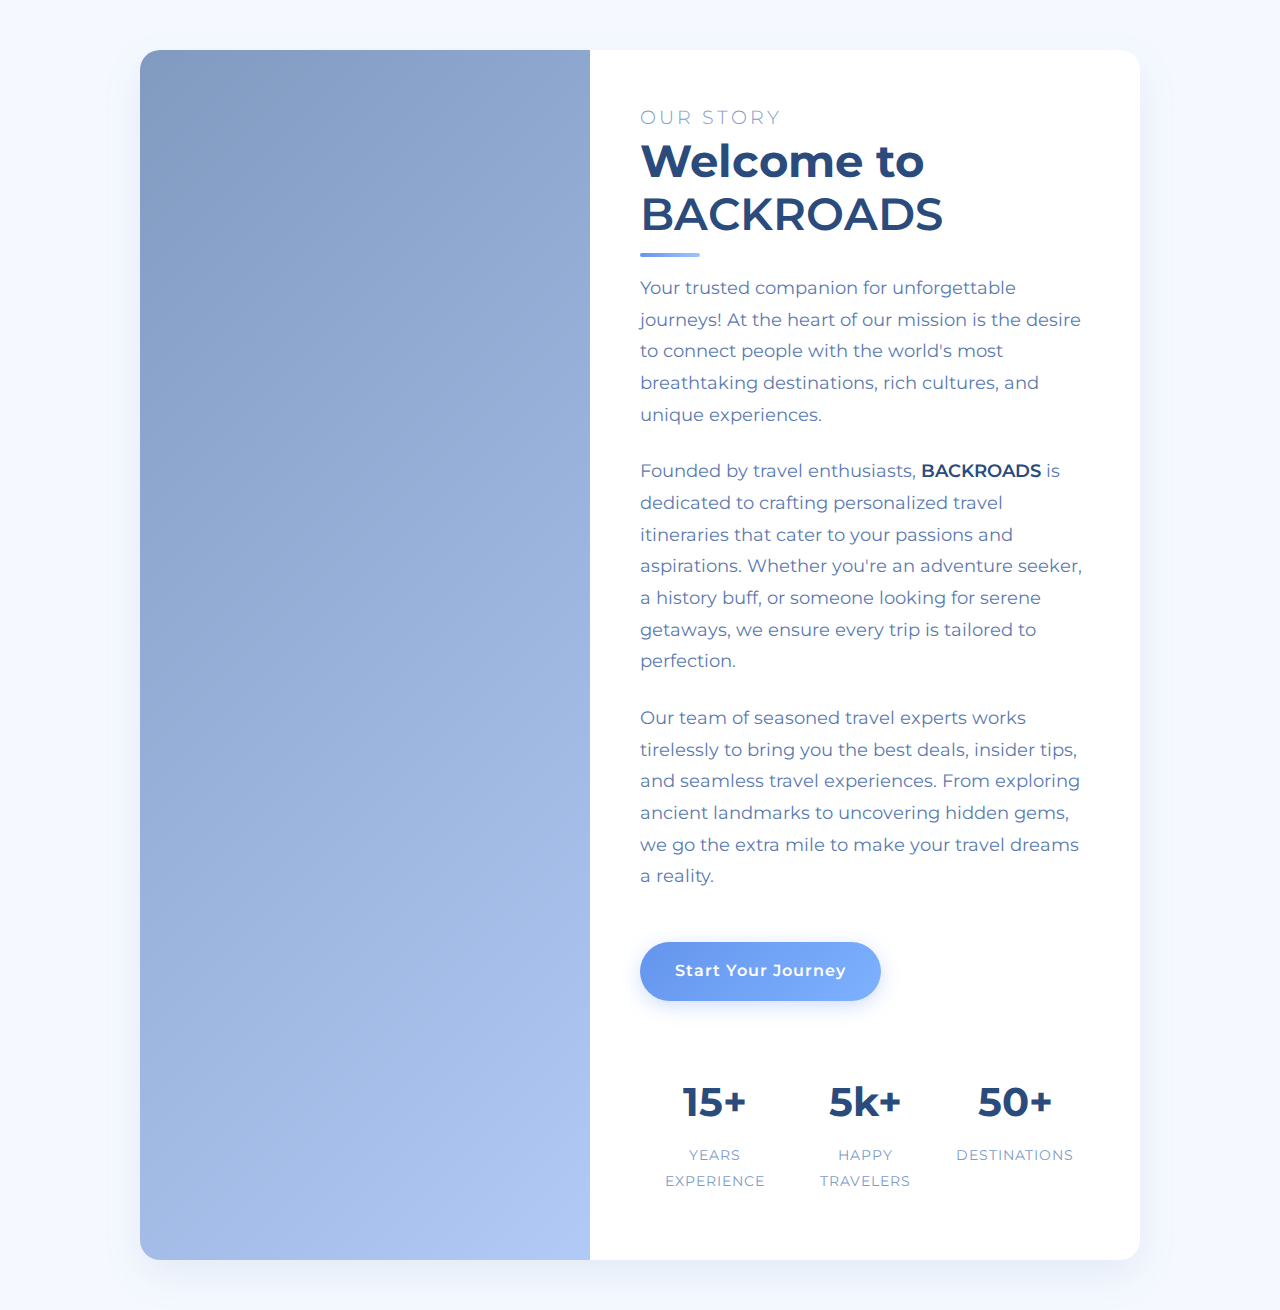
<file: about.html>
<!DOCTYPE html>
<html lang="en">
<head>
    <meta charset="UTF-8">
    <meta name="viewport" content="width=device-width, initial-scale=1.0">
    <title>About BACKROADS - Your Travel Companion</title>
    <link href="https://fonts.googleapis.com/css2?family=Montserrat:wght@300;400;600;700&display=swap" rel="stylesheet">
    <style>
        /* Global Styles */
        * {
            margin: 0;
            padding: 0;
            box-sizing: border-box;
            font-family: 'Montserrat', sans-serif;
        }
        
        body {
            background-color: #f5f9ff;
            color: #4a6fa5;
            line-height: 1.8;
        }
        
        /* Container Styles */
        .about-container {
            max-width: 1000px;
            margin: 50px auto;
            padding: 0;
            background-color: white;
            border-radius: 20px;
            box-shadow: 0 15px 40px rgba(74, 111, 165, 0.1);
            overflow: hidden;
            display: flex;
            flex-wrap: wrap;
        }
        
        /* Image Section */
        .about-image {
            flex: 1;
            min-width: 300px;
            background: url('https://images.unsplash.com/photo-1506929562872-bb421503ef21?ixlib=rb-1.2.1&auto=format&fit=crop&w=1350&q=80') center center/cover;
            position: relative;
        }
        
        .about-image::before {
            content: '';
            position: absolute;
            top: 0;
            left: 0;
            width: 100%;
            height: 100%;
            background: linear-gradient(135deg, rgba(74, 111, 165, 0.7), rgba(100, 149, 237, 0.5));
        }
        
        /* Content Section */
        .about-content-section {
            flex: 1;
            min-width: 300px;
            padding: 50px;
        }
        
        /* Heading Styles */
        .about-heading {
            margin-bottom: 30px;
            position: relative;
        }
        
        .about-heading h1 {
            font-size: 2.8rem;
            margin-bottom: 15px;
            font-weight: 700;
            color: #2a4b7c;
            line-height: 1.2;
        }
        
        .about-heading h2 {
            font-size: 1.2rem;
            font-weight: 300;
            color: #7d9bc8;
            text-transform: uppercase;
            letter-spacing: 3px;
        }
        
        .about-heading::after {
            content: '';
            position: absolute;
            width: 60px;
            height: 4px;
            background: linear-gradient(90deg, #6495ed, #a2c4fa);
            bottom: -15px;
            left: 0;
            border-radius: 2px;
        }
        
        /* Paragraph Styles */
        .about-content {
            font-size: 1.1rem;
            color: #5a7aaf;
            margin-bottom: 40px;
        }
        
        .about-content p {
            margin-bottom: 25px;
        }
        
        /* Highlight Styles */
        .highlight {
            color: #2a4b7c;
            font-weight: 600;
        }
        
        /* Call-to-Action Button */
        .cta-button {
            display: inline-block;
            background: linear-gradient(135deg, #6495ed, #7eb1ff);
            color: white;
            padding: 15px 35px;
            border-radius: 50px;
            text-decoration: none;
            font-weight: 600;
            margin-top: 10px;
            transition: all 0.3s ease;
            box-shadow: 0 5px 20px rgba(100, 149, 237, 0.3);
            border: none;
            cursor: pointer;
            font-size: 1rem;
            letter-spacing: 1px;
        }
        
        .cta-button:hover {
            transform: translateY(-3px);
            box-shadow: 0 8px 25px rgba(100, 149, 237, 0.4);
            background: linear-gradient(135deg, #5a8ae0, #6ca1ff);
        }
        
        /* Stats Section */
        .stats {
            display: flex;
            justify-content: space-between;
            margin-top: 50px;
            flex-wrap: wrap;
        }
        
        .stat-item {
            text-align: center;
            padding: 15px;
            flex: 1;
            min-width: 120px;
        }
        
        .stat-number {
            font-size: 2.5rem;
            font-weight: 700;
            color: #2a4b7c;
            margin-bottom: 5px;
        }
        
        .stat-label {
            font-size: 0.9rem;
            color: #7d9bc8;
            text-transform: uppercase;
            letter-spacing: 1px;
        }
        
        /* Responsive Design */
        @media (max-width: 768px) {
            .about-container {
                margin: 20px;
                flex-direction: column;
            }
            
            .about-heading h1 {
                font-size: 2.2rem;
            }
            
            .about-content {
                font-size: 1rem;
            }
            
            .about-content-section {
                padding: 30px;
            }
        }
    </style>
</head>
<body>
    <div class="about-container">
        <div class="about-image"></div>
        <div class="about-content-section">
            <div class="about-heading">
                <h2>Our Story</h2>
                <h1>Welcome to <span class="highlight">BACKROADS</span></h1>
            </div>
            <div class="about-content">
                <p>
                    Your trusted companion for unforgettable journeys! At the heart of our
                    mission is the desire to connect people with the world's most breathtaking destinations, rich cultures,
                    and unique experiences.
                </p>
                <p>
                    Founded by travel enthusiasts, <span class="highlight">BACKROADS</span> is dedicated to crafting
                    personalized travel itineraries that cater to your passions and aspirations. Whether you're an adventure
                    seeker, a history buff, or someone looking for serene getaways, we ensure every trip is tailored to
                    perfection.
                </p>
                <p>
                    Our team of seasoned travel experts works tirelessly to bring you the best deals, insider
                    tips, and seamless travel experiences. From exploring ancient landmarks to uncovering hidden gems,
                    we go the extra mile to make your travel dreams a reality.
                </p>
            </div>
            <a href="destination_showcase.html" class="cta-button">Start Your Journey</a>
            
            <div class="stats">
                <div class="stat-item">
                    <div class="stat-number">15+</div>
                    <div class="stat-label">Years Experience</div>
                </div>
                <div class="stat-item">
                    <div class="stat-number">5k+</div>
                    <div class="stat-label">Happy Travelers</div>
                </div>
                <div class="stat-item">
                    <div class="stat-number">50+</div>
                    <div class="stat-label">Destinations</div>
                </div>
            </div>
        </div>
    </div>
</body>
</html>
</file>
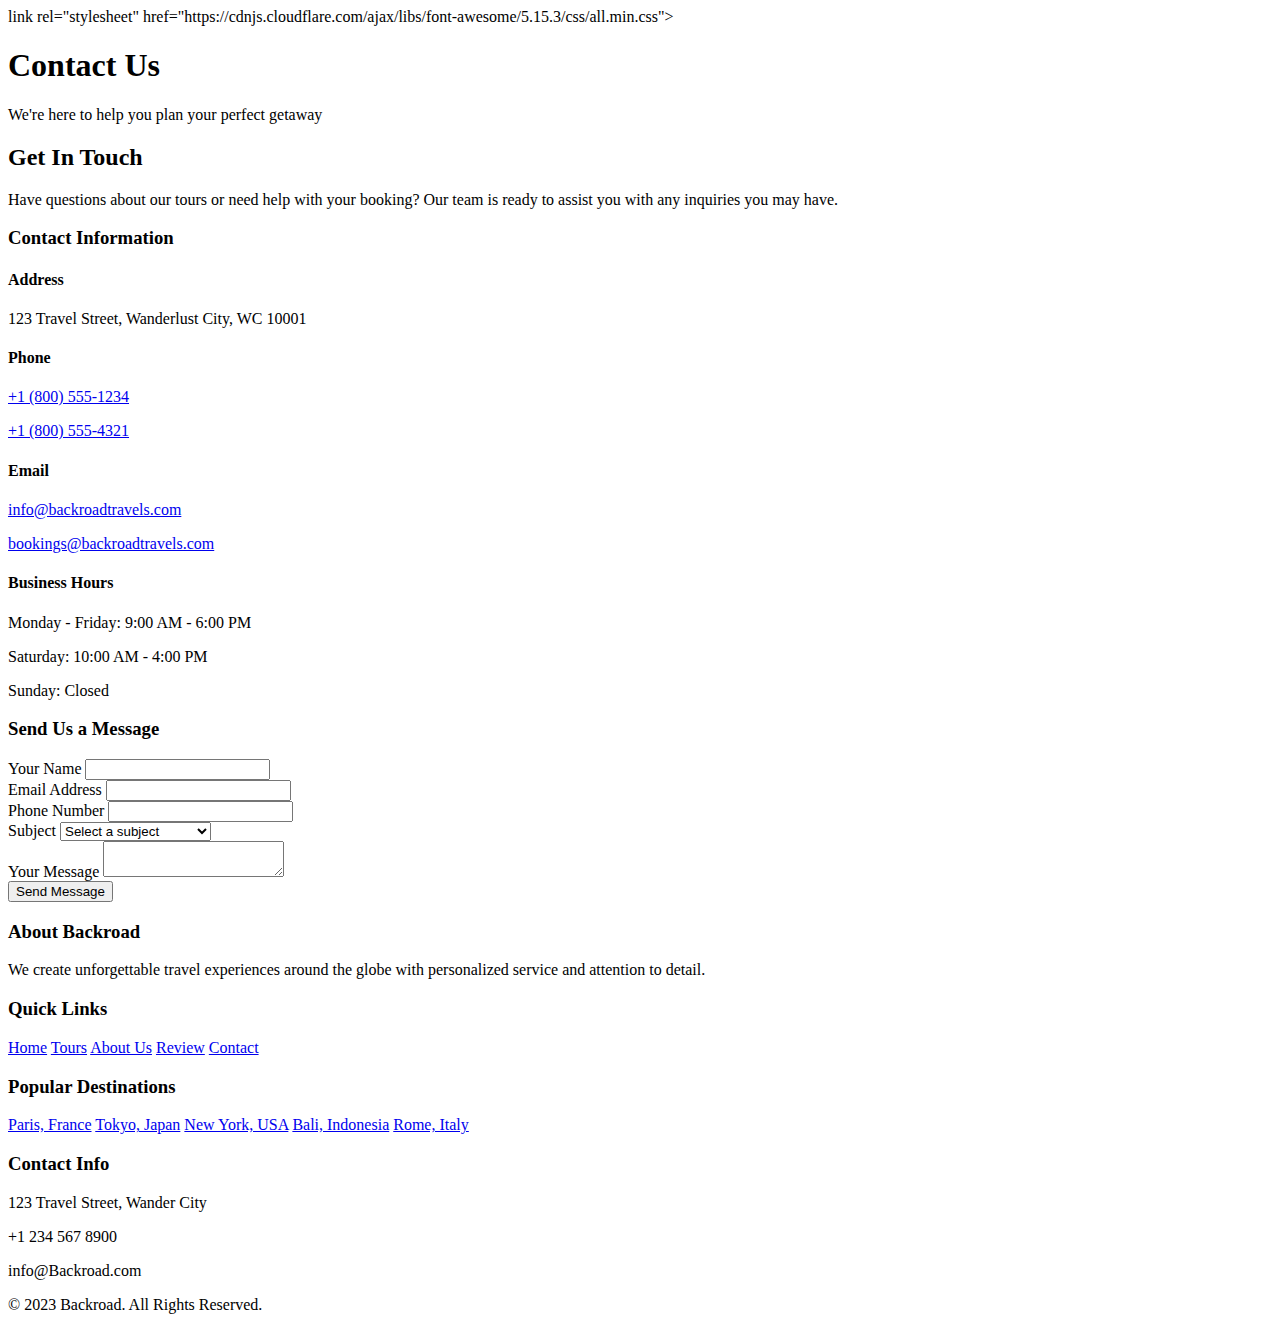
<file: contact.html>
<!DOCTYPE html>
<html lang="en">
<head>
    <meta charset="UTF-8">
    <meta name="viewport" content="width=device-width, initial-scale=1.0">
    <title>Contact Us - Wanderlust Travels</title>
    link rel="stylesheet" href="https://cdnjs.cloudflare.com/ajax/libs/font-awesome/5.15.3/css/all.min.css">
</head>
<body>
    
    
    <section class="hero">
        <div class="container">
            <h1>Contact Us</h1>
            <p>We're here to help you plan your perfect getaway</p>
        </div>
    </section>
    
    <section class="contact-section">
        <div class="container">
            <div class="section-title">
                <h2>Get In Touch</h2>
                <p>Have questions about our tours or need help with your booking? Our team is ready to assist you with any inquiries you may have.</p>
            </div>
            
            <div class="contact-container">
                <div class="contact-info">
                    <h3>Contact Information</h3>
                    <div class="info-item">
                        <i class="fas fa-map-marker-alt"></i>
                        <div class="info-content">
                            <h4>Address</h4>
                            <p>123 Travel Street, Wanderlust City, WC 10001</p>
                        </div>
                    </div>
                    
                    <div class="info-item">
                        <i class="fas fa-phone-alt"></i>
                        <div class="info-content">
                            <h4>Phone</h4>
                            <p><a href="tel:+18005551234">+1 (800) 555-1234</a></p>
                            <p><a href="tel:+18005554321">+1 (800) 555-4321</a></p>
                        </div>
                    </div>
                    
                    <div class="info-item">
                        <i class="fas fa-envelope"></i>
                        <div class="info-content">
                            <h4>Email</h4>
                            <p><a href="mailto:info@wanderlusttravels.com">info@backroadtravels.com</a></p>
                            <p><a href="mailto:bookings@wanderlusttravels.com">bookings@backroadtravels.com</a></p>
                        </div>
                    </div>
                    
                    <div class="info-item">
                        <i class="fas fa-clock"></i>
                        <div class="info-content">
                            <h4>Business Hours</h4>
                            <p>Monday - Friday: 9:00 AM - 6:00 PM</p>
                            <p>Saturday: 10:00 AM - 4:00 PM</p>
                            <p>Sunday: Closed</p>
                        </div>
                    </div>
                </div>
                
                <div class="contact-form">
                    <h3>Send Us a Message</h3>
                    <form action="#" method="POST">
                        <div class="form-group">
                            <label for="name">Your Name</label>
                            <input type="text" id="name" name="name" class="form-control" required>
                        </div>
                        
                        <div class="form-group">
                            <label for="email">Email Address</label>
                            <input type="email" id="email" name="email" class="form-control" required>
                        </div>
                        
                        <div class="form-group">
                            <label for="phone">Phone Number</label>
                            <input type="tel" id="phone" name="phone" class="form-control">
                        </div>
                        
                        <div class="form-group">
                            <label for="subject">Subject</label>
                            <select id="subject" name="subject" class="form-control" required>
                                <option value="">Select a subject</option>
                                <option value="booking">Booking Inquiry</option>
                                <option value="tour">Tour Information</option>
                                <option value="custom">Custom Tour Request</option>
                                <option value="feedback">Feedback</option>
                                <option value="other">Other</option>
                            </select>
                        </div>
                        
                        <div class="form-group">
                            <label for="message">Your Message</label>
                            <textarea id="message" name="message" class="form-control" required></textarea>
                        </div>
                        
                        <button type="submit" class="submit-btn">Send Message</button>
                    </form>
                </div>
            </div>
        </div>
    </section>
    
<!-- Footer Section -->
<footer>
    <div class="container">
        <div class="footer-content">
            <div class="footer-column">
                <h3>About Backroad</h3>
                <p>We create unforgettable travel experiences around the globe with personalized service and attention to detail.</p>
                <div class="social-links">
                    <a href="#"><i class="fab fa-facebook-f"></i></a>
                    <a href="#"><i class="fab fa-twitter"></i></a>
                    <a href="#"><i class="fab fa-instagram"></i></a>
                    <a href="#"><i class="fab fa-youtube"></i></a>
                </div>
            </div>
            
            <div class="footer-column">
                <h3>Quick Links</h3>
                <a href="index.html">Home</a>
                <a href="tours.html">Tours</a>
                <a href="about.html">About Us</a>
                <a href="review.html">Review</a>
                <a href="contact.html">Contact</a>
            </div>
            
            <div class="footer-column">
                <h3>Popular Destinations</h3>
                <a href="#">Paris, France</a>
                <a href="#">Tokyo, Japan</a>
                <a href="#">New York, USA</a>
                <a href="#">Bali, Indonesia</a>
                <a href="#">Rome, Italy</a>
            </div>
            
            <div class="footer-column">
                <h3>Contact Info</h3>
                <p><i class="fas fa-map-marker-alt"></i> 123 Travel Street, Wander City</p>
                <p><i class="fas fa-phone"></i> +1 234 567 8900</p>
                <p><i class="fas fa-envelope"></i> info@Backroad.com</p>
            </div>
        </div>
        
        <div class="copyright">
            <p>&copy; 2023 Backroad. All Rights Reserved.</p>
        </div>
    </div>
</footer>
</body>
</html>
</file>
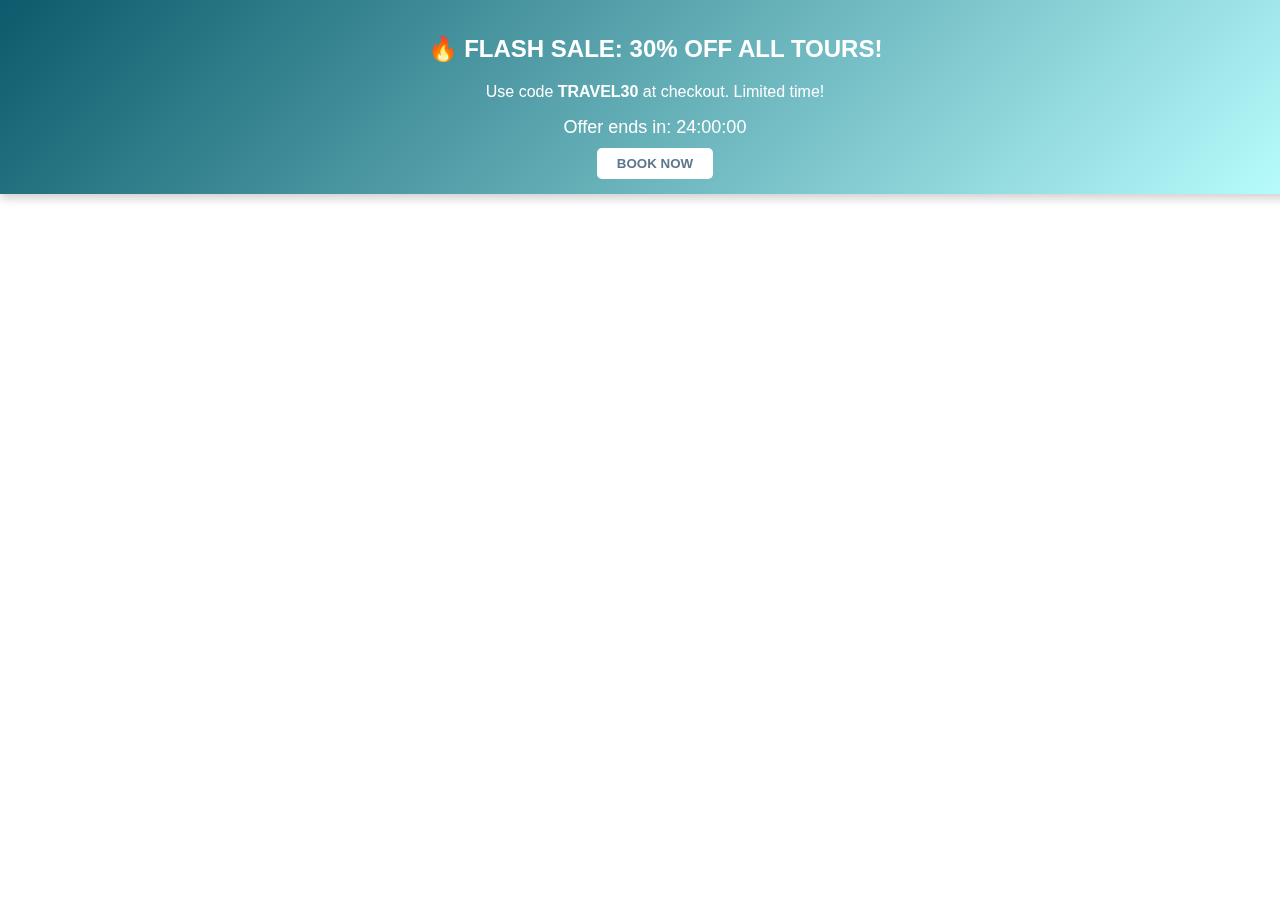
<file: offerpopup.html>
<!DOCTYPE html>
<html lang="en">
<head>
  <meta charset="UTF-8">
  <meta name="viewport" content="width=device-width, initial-scale=1.0">
  <title>Travel Offers</title>
  <style>
    /* Offer Banner with Animation */
    .offer-banner {
      background: linear-gradient(135deg, #0b5b6c, #bbffff);
      color: white;
      padding: 15px;
      text-align: center;
      font-family: Arial, sans-serif;
      position: fixed;
      top: -350px; /* Start hidden above viewport */
      left: 0;
      width: 100%;
      z-index: 1200;
      box-shadow: 0 4px 10px rgba(0,0,0,0.2);
      transition: top 0.5s ease-out;
    }
    
    .offer-banner.show {
      top: 0; /* Slide down to show */
    }
    
    .offer-banner .close-btn {
      position: absolute;
      right: 10px;
      top: 10px;
      cursor: pointer;
      font-weight: bold;
      font-size: 20px;
    }
    
    .offer-banner .timer {
      font-size: 18px;
      margin-top: 5px;
    }
    
    .offer-banner .btn {
      background: white;
      color: #5c788d;
      border: none;
      padding: 8px 20px;
      margin-top: 10px;
      border-radius: 5px;
      font-weight: bold;
      cursor: pointer;
      transition: all 0.3s;
    }
    
    .offer-banner .btn:hover {
      background: #f0f0f0;
      transform: scale(1.05);
    }
    
    /* Content styles */
    .deals-section {
      padding: 30px;
      font-family: Arial, sans-serif;
      max-width: 1200px;
      margin: 0 auto;
      padding-top: 1000px; /* Add space for the fixed banner */
    }
    
    .deals-section h2 {
      text-align: center;
      color: #333;
    }
    
    .deals-grid {
      display: grid;
      grid-template-columns: repeat(auto-fill, minmax(300px, 1fr));
      gap: 20px;
      margin-top: 20px;
    }
    
    .deal-card {
      border: 1px solid #ddd;
      border-radius: 8px;
      overflow: hidden;
      box-shadow: 0 4px 8px rgba(0,0,0,0.1);
    }
    
    .deal-card img {
      width: 100%;
      height: 180px;
      object-fit: cover;
    }
    
    .deal-card .deal-info {
      padding: 15px;
    }
    
    .deal-card .deal-tag {
      background: #ff6b6b;
      color: white;
      display: inline-block;
      padding: 3px 10px;
      border-radius: 4px;
      font-size: 14px;
    }
    
    .deal-card .btn {
      background: #4CAF50;
      color: white;
      border: none;
      padding: 8px 15px;
      width: 100%;
      margin-top: 10px;
      cursor: pointer;
    }
  </style>
</head>
<body>
  <!-- Offer Banner -->
  <div class="offer-banner" id="offerBanner">
    <span class="close-btn" onclick="closeOffer()">×</span>
    <h2>🔥 FLASH SALE: 30% OFF ALL TOURS!</h2>
    <p>Use code <strong>TRAVEL30</strong> at checkout. Limited time!</p>
    <div class="timer" id="countdown">Offer ends in: 24:00:00</div>
    <button class="btn">BOOK NOW</button>
  </div>
  <script>
    // Show the offer banner with animation
    window.addEventListener('DOMContentLoaded', (event) => {
      setTimeout(() => {
        document.getElementById('offerBanner').classList.add('show');
      }, 500); // Small delay for better effect
    });

    // Close offer function
    function closeOffer() {
      document.getElementById('offerBanner').classList.remove('show');
      setTimeout(() => {
        document.getElementById('offerBanner').style.display = 'none';
      }, 500); // Wait for animation to complete
    }

    // Countdown Timer (24 hours)
    let time = 24 * 60 * 60; // 24 hours in seconds
    const countdown = document.getElementById('countdown');
    
    const timer = setInterval(() => {
      const hours = String(Math.floor(time / 3600)).padStart(2, '0');
      const minutes = String(Math.floor((time % 3600) / 60)).padStart(2, '0');
      const seconds = String(time % 60).padStart(2, '0');
      
      countdown.innerHTML = `Offer ends in: ${hours}:${minutes}:${seconds}`;
      time--;
      
      if (time < 0) {
        clearInterval(timer);
        countdown.innerHTML = "Offer expired!";
      }
    }, 1000);
  </script>
</body>
</html>
</file>
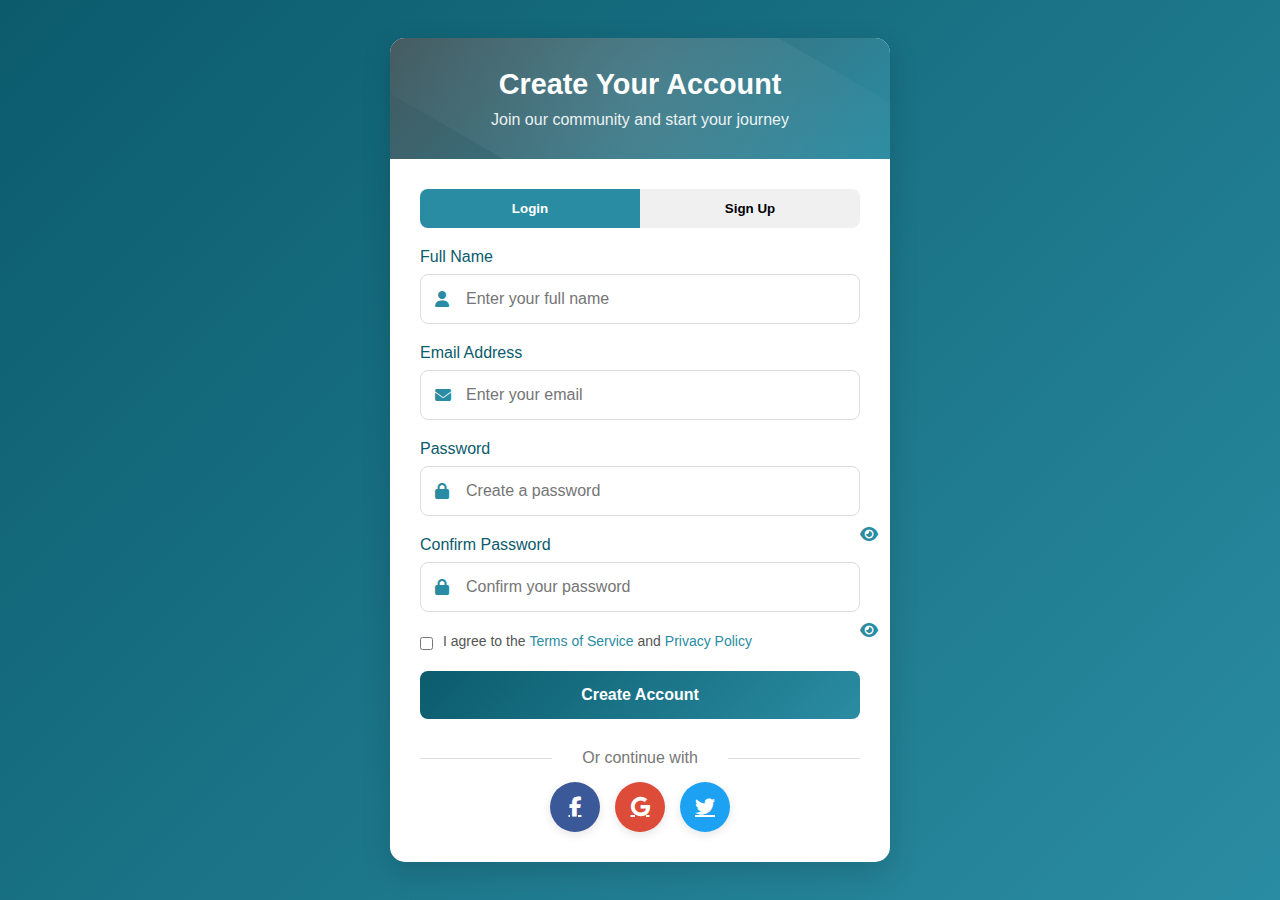
<file: signup_login.html>
<!DOCTYPE html>
<html lang="en">
<head>
    <meta charset="UTF-8">
    <meta name="viewport" content="width=device-width, initial-scale=1.0">
    <title>Account Authentication</title>
    <link rel="stylesheet" href="https://cdnjs.cloudflare.com/ajax/libs/font-awesome/6.4.0/css/all.min.css">
    <style>
        * {
            margin: 0;
            padding: 0;
            box-sizing: border-box;
            font-family: 'Segoe UI', Tahoma, Geneva, Verdana, sans-serif;
        }
        
        body {
            display: flex;
            justify-content: center;
            align-items: center;
            min-height: 100vh;
            background: linear-gradient(135deg, #0b5b6c, #2a8ca2);
            padding: 20px;
        }
        
        .container {
            width: 100%;
            max-width: 500px;
            background: white;
            border-radius: 15px;
            box-shadow: 0 10px 30px rgba(0, 0, 0, 0.15);
            overflow: hidden;
            transition: transform 0.3s ease;
        }
        
        .container:hover {
            transform: translateY(-5px);
        }
        
        .header {
            background: linear-gradient(135deg, #42595f, #2a8ca2);
            color: white;
            padding: 30px 20px;
            text-align: center;
            position: relative;
            overflow: hidden;
        }
        
        .header::before {
            content: "";
            position: absolute;
            top: -50%;
            left: -50%;
            width: 200%;
            height: 200%;
            background: radial-gradient(circle, rgba(255,255,255,0.1) 0%, rgba(255,255,255,0) 60%);
            transform: rotate(30deg);
        }
        
        .header h1 {
            font-size: 1.8rem;
            margin-bottom: 10px;
            position: relative;
        }
        
        .header p {
            opacity: 0.9;
            position: relative;
        }
        
        .form-container {
            padding: 30px;
        }
        
        .form-toggle {
            display: flex;
            margin-bottom: 20px;
            border-radius: 8px;
            overflow: hidden;
            background: #f0f0f0;
        }
        
        .toggle-btn {
            flex: 1;
            padding: 12px;
            text-align: center;
            background: transparent;
            border: none;
            cursor: pointer;
            font-weight: 600;
            transition: all 0.3s ease;
        }
        
        .toggle-btn.active {
            background: #2a8ca2;
            color: white;
        }
        
        .auth-form {
            display: none;
        }
        
        .auth-form.active {
            display: block;
        }
        
        .input-group {
            margin-bottom: 20px;
            position: relative;
        }
        
        .input-group label {
            display: block;
            margin-bottom: 8px;
            font-weight: 500;
            color: #0b5b6c;
        }
        
        .input-group input {
            width: 100%;
            padding: 15px 15px 15px 45px;
            border: 1px solid #ddd;
            border-radius: 8px;
            font-size: 16px;
            transition: all 0.3s ease;
        }
        
        .input-group input:focus {
            outline: none;
            border-color: #2a8ca2;
            box-shadow: 0 0 0 3px rgba(42, 140, 162, 0.2);
        }
        
        .input-group i {
            position: absolute;
            left: 15px;
            top: 43px;
            color: #2a8ca2;
        }
        
        .error {
            color: #e74c3c;
            font-size: 14px;
            margin-top: 5px;
            display: none;
        }
        
        .terms {
            display: flex;
            align-items: flex-start;
            margin-bottom: 20px;
        }
        
        .terms input {
            margin-top: 5px;
            margin-right: 10px;
            accent-color: #2a8ca2;
        }
        
        .terms label {
            font-size: 14px;
            color: #555;
            line-height: 1.4;
        }
        
        .terms a {
            color: #2a8ca2;
            text-decoration: none;
            font-weight: 500;
        }
        
        .btn {
            width: 100%;
            padding: 15px;
            background: linear-gradient(135deg, #0b5b6c, #2a8ca2);
            color: white;
            border: none;
            border-radius: 8px;
            font-size: 16px;
            font-weight: 600;
            cursor: pointer;
            transition: all 0.3s ease;
            position: relative;
            overflow: hidden;
        }
        
        .btn::before {
            content: "";
            position: absolute;
            top: 0;
            left: -100%;
            width: 100%;
            height: 100%;
            background: linear-gradient(90deg, transparent, rgba(255, 255, 255, 0.2), transparent);
            transition: 0.5s;
        }
        
        .btn:hover::before {
            left: 100%;
        }
        
        .btn:hover {
            box-shadow: 0 5px 15px rgba(42, 140, 162, 0.4);
        }
        
        .login-link {
            text-align: center;
            margin-top: 20px;
            font-size: 15px;
            color: #555;
        }
        
        .login-link a {
            color: #2a8ca2;
            text-decoration: none;
            font-weight: 600;
            cursor: pointer;
        }
        
        .social-auth {
            margin-top: 30px;
            text-align: center;
        }
        
        .social-auth p {
            margin-bottom: 15px;
            color: #777;
            position: relative;
        }
        
        .social-auth p::before,
        .social-auth p::after {
            content: "";
            position: absolute;
            top: 50%;
            width: 30%;
            height: 1px;
            background: #ddd;
        }
        
        .social-auth p::before {
            left: 0;
        }
        
        .social-auth p::after {
            right: 0;
        }
        
        .social-icons {
            display: flex;
            justify-content: center;
            gap: 15px;
        }
        
        .social-icons a {
            display: flex;
            justify-content: center;
            align-items: center;
            width: 50px;
            height: 50px;
            border-radius: 50%;
            color: white;
            font-size: 20px;
            transition: all 0.3s ease;
            box-shadow: 0 3px 10px rgba(0, 0, 0, 0.1);
        }
        
        .social-icons a:hover {
            transform: translateY(-3px);
            box-shadow: 0 5px 15px rgba(0, 0, 0, 0.2);
        }
        
        .facebook { background: #3b5998; }
        .google { background: #dd4b39; }
        .twitter { background: #1da1f2; }
        
        .password-toggle {
            position: absolute;
            right: 15px;
            top: 43px;
            color: #999;
            cursor: pointer;
        }
        
        .success-message {
            display: none;
            text-align: center;
            padding: 20px;
            background: #d4edda;
            color: #155724;
            border-radius: 8px;
            margin-bottom: 20px;
        }
        
        .user-info {
            display: none;
            text-align: center;
            padding: 20px;
        }
        
        .user-info h3 {
            color: #0b5b6c;
            margin-bottom: 10px;
        }
        
        .user-info p {
            margin-bottom: 15px;
            color: #555;
        }
        
        .logout-btn {
            padding: 10px 20px;
            background: #e74c3c;
            color: white;
            border: none;
            border-radius: 5px;
            cursor: pointer;
            font-weight: 600;
            transition: background 0.3s ease;
        }
        
        .logout-btn:hover {
            background: #c0392b;
        }
        
        @media (max-width: 600px) {
            .container {
                border-radius: 10px;
            }
            
            .header {
                padding: 20px;
            }
            
            .form-container {
                padding: 20px;
            }
            
            .social-auth p::before,
            .social-auth p::after {
                width: 25%;
            }
        }
    </style>
</head>
<body>
    <div class="container">
        <div class="header">
            <h1 id="auth-title">Create Your Account</h1>
            <p id="auth-subtitle">Join our community and start your journey</p>
        </div>
        
        <div class="form-container">
            <div class="success-message" id="successMessage">
                <i class="fas fa-check-circle" style="font-size: 48px; margin-bottom: 15px;"></i>
                <h3 id="successText">Account Created Successfully!</h3>
                <p>You can now login to your account</p>
            </div>
            
            <div class="user-info" id="userInfo">
                <h3>Welcome, <span id="userName"></span>!</h3>
                <p>Email: <span id="userEmail"></span></p>
                <button class="logout-btn" id="logoutBtn">Log Out</button>
            </div>
            
            <div class="form-toggle">
                <button class="toggle-btn active" id="loginToggle">Login</button>
                <button class="toggle-btn" id="signupToggle">Sign Up</button>
            </div>
            
            <form id="loginForm" class="auth-form">
                <div class="input-group">
                    <label for="loginEmail">Email Address</label>
                    <input type="email" id="loginEmail" placeholder="Enter your email">
                    <i class="fas fa-envelope"></i>
                    <div class="error" id="loginEmailError">Please enter a valid email address</div>
                </div>
                
                <div class="input-group">
                    <label for="loginPassword">Password</label>
                    <input type="password" id="loginPassword" placeholder="Enter your password">
                    <i class="fas fa-lock"></i>
                    <span class="password-toggle" id="loginPasswordToggle">
                        <i class="fas fa-eye"></i>
                    </span>
                    <div class="error" id="loginPasswordError">Please enter your password</div>
                </div>
                
                <div class="login-link">
                    <a id="forgotPassword">Forgot Password?</a>
                </div>
                
                <button type="submit" class="btn">Login</button>
            </form>
            
            <form id="signupForm" class="auth-form active">
                <div class="input-group">
                    <label for="fullname">Full Name</label>
                    <input type="text" id="fullname" placeholder="Enter your full name">
                    <i class="fas fa-user"></i>
                    <div class="error" id="nameError">Please enter your full name</div>
                </div>
                
                <div class="input-group">
                    <label for="email">Email Address</label>
                    <input type="email" id="email" placeholder="Enter your email">
                    <i class="fas fa-envelope"></i>
                    <div class="error" id="emailError">Please enter a valid email address</div>
                </div>
                
                <div class="input-group">
                    <label for="password">Password</label>
                    <input type="password" id="password" placeholder="Create a password">
                    <i class="fas fa-lock"></i>
                    <span class="password-toggle" id="passwordToggle">
                        <i class="fas fa-eye"></i>
                    </span>
                    <div class="error" id="passwordError">Password must be at least 8 characters</div>
                </div>
                
                <div class="input-group">
                    <label for="confirmPassword">Confirm Password</label>
                    <input type="password" id="confirmPassword" placeholder="Confirm your password">
                    <i class="fas fa-lock"></i>
                    <span class="password-toggle" id="confirmPasswordToggle">
                        <i class="fas fa-eye"></i>
                    </span>
                    <div class="error" id="confirmError">Passwords do not match</div>
                </div>
                
                <div class="terms">
                    <input type="checkbox" id="agreeTerms">
                    <label for="agreeTerms">I agree to the <a href="#">Terms of Service</a> and <a href="#">Privacy Policy</a></label>
                </div>
                
                <button type="submit" class="btn">Create Account</button>
            </form>
            
            <div class="social-auth">
                <p>Or continue with</p>
                <div class="social-icons">
                    <a href="#" class="facebook" id="facebookLogin"><i class="fab fa-facebook-f"></i></a>
                    <a href="#" class="google" id="googleLogin"><i class="fab fa-google"></i></a>
                    <a href="#" class="twitter" id="twitterLogin"><i class="fab fa-twitter"></i></a>
                </div>
            </div>
        </div>
    </div>

    <script>
        // DOM Elements
        const loginToggle = document.getElementById('loginToggle');
        const signupToggle = document.getElementById('signupToggle');
        const loginForm = document.getElementById('loginForm');
        const signupForm = document.getElementById('signupForm');
        const authTitle = document.getElementById('auth-title');
        const authSubtitle = document.getElementById('auth-subtitle');
        const successMessage = document.getElementById('successMessage');
        const successText = document.getElementById('successText');
        const userInfo = document.getElementById('userInfo');
        const userName = document.getElementById('userName');
        const userEmail = document.getElementById('userEmail');
        const logoutBtn = document.getElementById('logoutBtn');
        
        // Toggle between login and signup forms
        loginToggle.addEventListener('click', () => {
            loginToggle.classList.add('active');
            signupToggle.classList.remove('active');
            loginForm.classList.add('active');
            signupForm.classList.remove('active');
            authTitle.textContent = 'Welcome Back';
            authSubtitle.textContent = 'Login to your account';
        });
        
        signupToggle.addEventListener('click', () => {
            signupToggle.classList.add('active');
            loginToggle.classList.remove('active');
            signupForm.classList.add('active');
            loginForm.classList.remove('active');
            authTitle.textContent = 'Create Your Account';
            authSubtitle.textContent = 'Join our community and start your journey';
        });
        
        // Check if user is already logged in
        function checkLoginStatus() {
            const user = JSON.parse(localStorage.getItem('currentUser'));
            if (user) {
                showUserInfo(user);
            }
        }
        
        // Show user info after login
        function showUserInfo(user) {
            userName.textContent = user.name;
            userEmail.textContent = user.email;
            userInfo.style.display = 'block';
            loginForm.style.display = 'none';
            signupForm.style.display = 'none';
            document.querySelector('.form-toggle').style.display = 'none';
            document.querySelector('.social-auth').style.display = 'none';
            successMessage.style.display = 'none';
        }
        
        // Signup form submission
        document.getElementById('signupForm').addEventListener('submit', function(e) {
            e.preventDefault();
            
            let isValid = true;
            
            // Validate full name
            const fullName = document.getElementById('fullname');
            const nameError = document.getElementById('nameError');
            if (fullName.value.trim() === '') {
                nameError.style.display = 'block';
                isValid = false;
            } else {
                nameError.style.display = 'none';
            }
            
            // Validate email
            const email = document.getElementById('email');
            const emailError = document.getElementById('emailError');
            const emailRegex = /^[^\s@]+@[^\s@]+\.[^\s@]+$/;
            if (!emailRegex.test(email.value)) {
                emailError.style.display = 'block';
                isValid = false;
            } else {
                emailError.style.display = 'none';
            }
            
            // Validate password
            const password = document.getElementById('password');
            const passwordError = document.getElementById('passwordError');
            if (password.value.length < 8) {
                passwordError.style.display = 'block';
                isValid = false;
            } else {
                passwordError.style.display = 'none';
            }
            
            // Validate confirm password
            const confirmPassword = document.getElementById('confirmPassword');
            const confirmError = document.getElementById('confirmError');
            if (password.value !== confirmPassword.value) {
                confirmError.style.display = 'block';
                isValid = false;
            } else {
                confirmError.style.display = 'none';
            }
            
            // Validate terms
            const agreeTerms = document.getElementById('agreeTerms');
            if (!agreeTerms.checked) {
                alert('Please agree to the Terms of Service and Privacy Policy');
                isValid = false;
            }
            
            if (isValid) {
                // Save user to localStorage (simulating database)
                const user = {
                    name: fullName.value,
                    email: email.value,
                    password: password.value
                };
                
                // Check if user already exists
                const users = JSON.parse(localStorage.getItem('users')) || [];
                const userExists = users.find(u => u.email === user.email);
                
                if (userExists) {
                    alert('An account with this email already exists. Please login.');
                    loginToggle.click();
                    return;
                }
                
                users.push(user);
                localStorage.setItem('users', JSON.stringify(users));
                
                // Show success message
                successText.textContent = 'Account Created Successfully!';
                successMessage.style.display = 'block';
                signupForm.reset();
                
                // Auto switch to login after 3 seconds
                setTimeout(() => {
                    successMessage.style.display = 'none';
                    loginToggle.click();
                }, 3000);
            }
        });
        
        // Login form submission
        document.getElementById('loginForm').addEventListener('submit', function(e) {
            e.preventDefault();
            
            let isValid = true;
            
            // Validate email
            const email = document.getElementById('loginEmail');
            const emailError = document.getElementById('loginEmailError');
            const emailRegex = /^[^\s@]+@[^\s@]+\.[^\s@]+$/;
            if (!emailRegex.test(email.value)) {
                emailError.style.display = 'block';
                isValid = false;
            } else {
                emailError.style.display = 'none';
            }
            
            // Validate password
            const password = document.getElementById('loginPassword');
            const passwordError = document.getElementById('loginPasswordError');
            if (password.value.length === 0) {
                passwordError.style.display = 'block';
                isValid = false;
            } else {
                passwordError.style.display = 'none';
            }
            
            if (isValid) {
                // Check user credentials
                const users = JSON.parse(localStorage.getItem('users')) || [];
                const user = users.find(u => u.email === email.value && u.password === password.value);
                
                if (user) {
                    // Save current user to localStorage
                    localStorage.setItem('currentUser', JSON.stringify(user));
                    
                    // Show user info
                    showUserInfo(user);
                } else {
                    alert('Invalid email or password. Please try again.');
                }
            }
        });
        
        // Logout functionality
        logoutBtn.addEventListener('click', function() {
            localStorage.removeItem('currentUser');
            userInfo.style.display = 'none';
            loginForm.style.display = 'block';
            document.querySelector('.form-toggle').style.display = 'flex';
            document.querySelector('.social-auth').style.display = 'block';
            loginForm.reset();
            loginToggle.click();
        });
        
        // Forgot password
        document.getElementById('forgotPassword').addEventListener('click', function() {
            const email = prompt('Please enter your email address:');
            if (email) {
                alert(`Password reset instructions have been sent to ${email}`);
            }
        });
        
        // Social login functionality
        document.getElementById('facebookLogin').addEventListener('click', function(e) {
            e.preventDefault();
            alert('Facebook login would normally redirect to Facebook OAuth service');
        });
        
        document.getElementById('googleLogin').addEventListener('click', function(e) {
            e.preventDefault();
            alert('Google login would normally redirect to Google OAuth service');
        });
        
        document.getElementById('twitterLogin').addEventListener('click', function(e) {
            e.preventDefault();
            alert('Twitter login would normally redirect to Twitter OAuth service');
        });
        
        // Password visibility toggle
        function setupPasswordToggle(inputId, toggleId) {
            const toggle = document.getElementById(toggleId);
            const input = document.getElementById(inputId);
            
            toggle.addEventListener('click', function() {
                if (input.type === 'password') {
                    input.type = 'text';
                    toggle.innerHTML = '<i class="fas fa-eye-slash"></i>';
                } else {
                    input.type = 'password';
                    toggle.innerHTML = '<i class="fas fa-eye"></i>';
                }
            });
        }
        
        setupPasswordToggle('password', 'passwordToggle');
        setupPasswordToggle('confirmPassword', 'confirmPasswordToggle');
        setupPasswordToggle('loginPassword', 'loginPasswordToggle');
        
        // Check login status on page load
        checkLoginStatus();
    </script>
</body>
</html>
</file>
